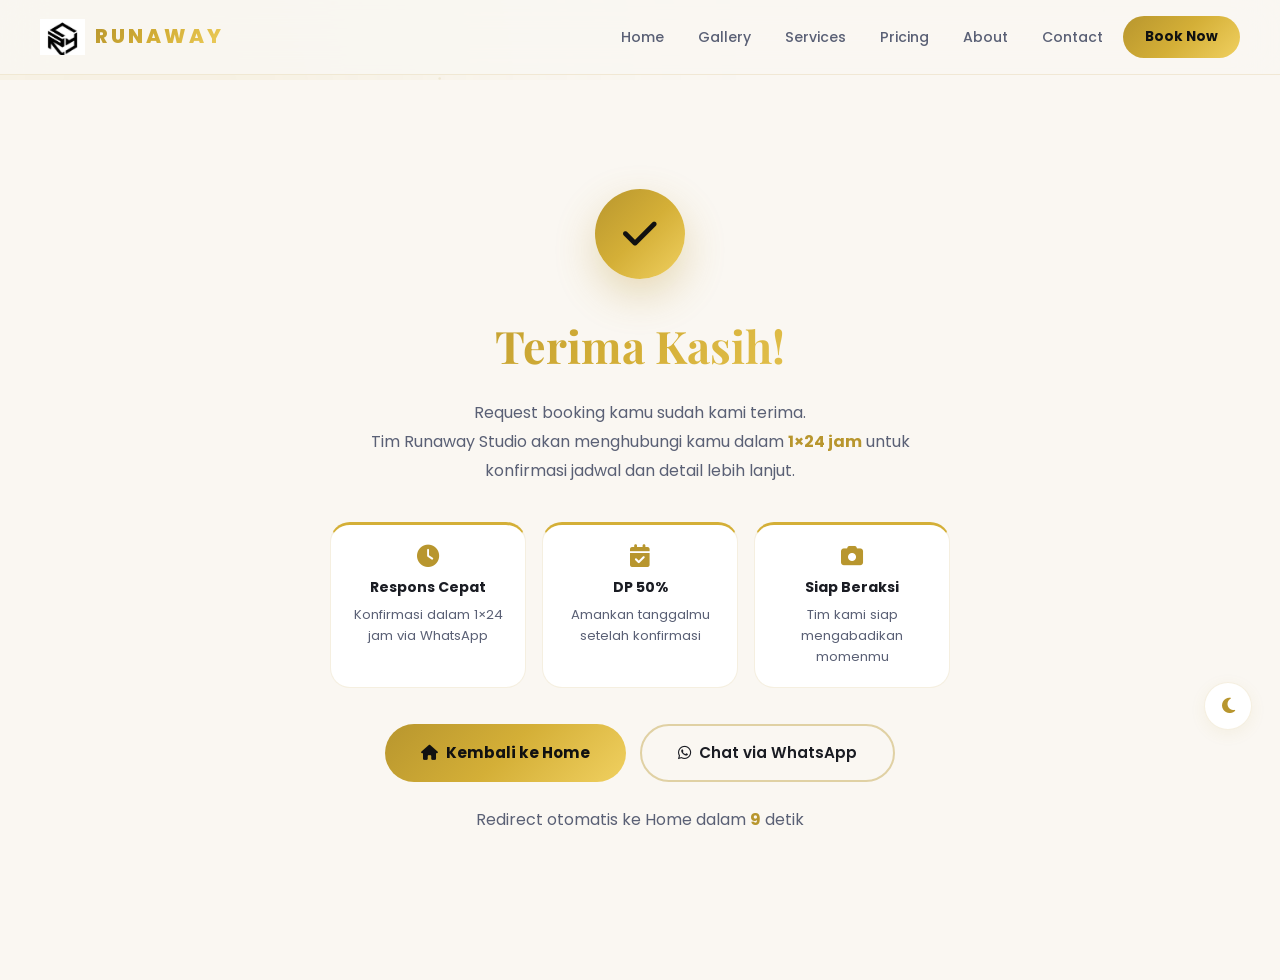
<file: thankyou.html>
<!DOCTYPE html>
<html lang="en">
<head>
<meta charset="UTF-8">
<meta name="viewport" content="width=device-width, initial-scale=1.0">
<title>Terima Kasih! | Runaway Studio</title>
<link rel="icon" href="images/logo.jpg">
<link href="https://fonts.googleapis.com/css2?family=Poppins:wght@300;400;500;600;700;800&family=Playfair+Display:ital,wght@0,700;1,700&display=swap" rel="stylesheet">
<link rel="stylesheet" href="https://cdnjs.cloudflare.com/ajax/libs/font-awesome/6.7.2/css/all.min.css">
<link rel="stylesheet" href="style.css">
<style>
  .thankyou-section {
    min-height: 100vh;
    display: flex;
    align-items: center;
    justify-content: center;
    text-align: center;
    background: var(--bg);
    padding: 40px 20px;
  }
  .thankyou-inner { max-width: 620px; }
  .checkmark {
    width: 90px; height: 90px;
    border-radius: 50%;
    background: var(--gradient);
    display: flex;
    align-items: center;
    justify-content: center;
    margin: 0 auto 28px;
    font-size: 2.4rem;
    color: #111;
    animation: popIn .6s cubic-bezier(.175,.885,.32,1.275);
    box-shadow: 0 16px 40px rgba(184,150,46,.3);
  }
  @keyframes popIn {
    0% { transform: scale(0); opacity: 0; }
    100% { transform: scale(1); opacity: 1; }
  }
  .thankyou-inner h1 {
    font-family: 'Playfair Display', serif;
    font-size: 2.8rem;
    background: var(--gradient);
    -webkit-background-clip: text;
    -webkit-text-fill-color: transparent;
    margin-bottom: 14px;
  }
  .thankyou-inner > p {
    color: var(--muted);
    font-size: 1rem;
    line-height: 1.8;
    margin-bottom: 36px;
  }
  .info-cards {
    display: grid;
    grid-template-columns: repeat(3, 1fr);
    gap: 16px;
    margin-bottom: 36px;
  }
  .info-card {
    background: var(--white);
    border: 1px solid var(--border);
    border-top: 3px solid var(--gold2);
    border-radius: var(--radius);
    padding: 20px 14px;
    text-align: center;
  }
  .info-card i {
    font-size: 1.4rem;
    color: var(--gold);
    margin-bottom: 8px;
    display: block;
  }
  .info-card p { font-size: .82rem; color: var(--muted); line-height: 1.6; }
  .info-card strong { color: var(--text); font-size: .88rem; display: block; margin-bottom: 4px; }
  .thankyou-links {
    display: flex;
    gap: 14px;
    justify-content: center;
    flex-wrap: wrap;
  }
  /* countdown */
  .countdown { font-size: .82rem; color: var(--light); margin-top: 24px; }
  .countdown span { color: var(--gold); font-weight: 700; }

  @media(max-width:600px) {
    .info-cards { grid-template-columns: 1fr; }
    .thankyou-inner h1 { font-size: 2rem; }
  }
</style>
</head>
<body>

<div class="background-blur blur1"></div>
<div class="background-blur blur2"></div>
<canvas id="particles"></canvas>

<!-- NAVBAR -->
<header>
<nav class="navbar">
  <a href="index.html" class="logo">
    <img src="images/logo.jpg" alt="Runaway Studio">
    <span>RUNAWAY</span>
  </a>
  <div class="nav-menu">
    <a href="index.html">Home</a>
    <a href="gallery.html">Gallery</a>
    <a href="services.html">Services</a>
    <a href="pricing.html">Pricing</a>
    <a href="about.html">About</a>
    <a href="contact.html">Contact</a>
    <a href="booking.html" class="btn-primary">Book Now</a>
  </div>
  <button id="menu-btn"><i class="fas fa-bars"></i></button>
</nav>
</header>

<section class="thankyou-section">
  <div class="thankyou-inner">

    <div class="checkmark">
      <i class="fas fa-check"></i>
    </div>

    <h1>Terima Kasih!</h1>

    <p>
      Request booking kamu sudah kami terima.<br>
      Tim Runaway Studio akan menghubungi kamu dalam <strong style="-webkit-text-fill-color:var(--gold);color:var(--gold);">1×24 jam</strong> untuk konfirmasi jadwal dan detail lebih lanjut.
    </p>

    <div class="info-cards">
      <div class="info-card">
        <i class="fas fa-clock"></i>
        <strong>Respons Cepat</strong>
        <p>Konfirmasi dalam 1×24 jam via WhatsApp</p>
      </div>
      <div class="info-card">
        <i class="fas fa-calendar-check"></i>
        <strong>DP 50%</strong>
        <p>Amankan tanggalmu setelah konfirmasi</p>
      </div>
      <div class="info-card">
        <i class="fas fa-camera"></i>
        <strong>Siap Beraksi</strong>
        <p>Tim kami siap mengabadikan momenmu</p>
      </div>
    </div>

    <div class="thankyou-links">
      <a href="index.html" class="btn-primary"><i class="fas fa-home"></i> Kembali ke Home</a>
      <a href="https://wa.me/6285774447910" target="_blank" class="btn-outline"><i class="fab fa-whatsapp"></i> Chat via WhatsApp</a>
    </div>

    <p class="countdown">Redirect otomatis ke Home dalam <span id="timer">10</span> detik</p>

  </div>
</section>

<button id="darkToggle" title="Toggle Dark Mode"><i class="fas fa-moon"></i></button>
<script src="script.js"></script>
<script>
  let t = 10;
  const timerEl = document.getElementById('timer');
  const interval = setInterval(() => {
    t--;
    if (timerEl) timerEl.textContent = t;
    if (t <= 0) {
      clearInterval(interval);
      window.location.href = 'index.html';
    }
  }, 1000);
</script>
</body>
</html>
</file>
<file: style.css>
/* ============================================================
   RUNAWAY STUDIO — Premium Light Mode CSS
   Version 3.0 — Full UI Upgrade
============================================================ */

@import url('https://fonts.googleapis.com/css2?family=Poppins:wght@300;400;500;600;700;800&family=Playfair+Display:ital,wght@0,600;0,700;0,800;1,700&display=swap');

/* ── RESET ─────────────────────── */
*, *::before, *::after { margin:0; padding:0; box-sizing:border-box; }
html { scroll-behavior:smooth; }

/* ── VARIABLES ─────────────────── */
:root {
  --gold:        #b8962e;
  --gold2:       #d4af37;
  --gold3:       #f0d060;
  --gradient:    linear-gradient(135deg, #b8962e, #d4af37, #f0d060);
  --gradient-r:  linear-gradient(135deg, #f0d060, #d4af37, #b8962e);
  --text:        #1a1c23;
  --muted:       #5a6075;
  --light:       #8a90a2;
  --bg:          #faf7f2;
  --bg2:         #f3ede2;
  --bg3:         #ede5d5;
  --white:       #ffffff;
  --card:        #ffffff;
  --border:      rgba(184,150,46,.15);
  --border2:     rgba(0,0,0,.07);
  --shadow-sm:   0 4px 16px rgba(184,150,46,.08);
  --shadow-md:   0 12px 36px rgba(184,150,46,.13);
  --shadow-lg:   0 24px 60px rgba(184,150,46,.18);
  --radius:      20px;
  --radius-lg:   30px;
  --radius-sm:   12px;
  --transition:  .38s cubic-bezier(.4,0,.2,1);
}

/* ── BASE ──────────────────────── */
body {
  font-family: 'Poppins', sans-serif;
  background: var(--bg);
  color: var(--text);
  overflow-x: hidden;
  line-height: 1.75;
  padding-top: 80px;
}

/* ── SCROLLBAR ─────────────────── */
::-webkit-scrollbar { width: 8px; }
::-webkit-scrollbar-track { background: var(--bg2); }
::-webkit-scrollbar-thumb { background: var(--gradient); border-radius: 20px; }

/* ── SELECTION ─────────────────── */
::selection { background: rgba(212,175,55,.25); }

/* ── CONTAINER ─────────────────── */
.container { width: 90%; max-width: 1280px; margin: auto; }

/* ── PROGRESS BAR ──────────────── */
#progress {
  position: fixed; top: 0; left: 0;
  height: 3px; width: 0;
  background: var(--gradient);
  z-index: 99999;
  box-shadow: 0 0 12px rgba(212,175,55,.6);
  transition: width .1s linear;
}

/* ── SCROLL TO TOP ─────────────── */
#topBtn {
  position: fixed; bottom: 110px; right: 28px;
  width: 48px; height: 48px;
  border: none; border-radius: 50%;
  background: var(--gradient);
  color: #111; font-size: 1.1rem;
  cursor: pointer;
  opacity: 0; visibility: hidden;
  transition: var(--transition);
  z-index: 999;
  box-shadow: var(--shadow-md);
}
#topBtn.show { opacity: 1; visibility: visible; }
#topBtn:hover { transform: translateY(-4px); box-shadow: var(--shadow-lg); }

/* ── WHATSAPP ──────────────────── */
.whatsapp {
  position: fixed; right: 28px; bottom: 28px;
  width: 58px; height: 58px;
  border-radius: 50%; background: #25D366;
  display: flex; justify-content: center; align-items: center;
  font-size: 1.6rem; color: white;
  text-decoration: none;
  box-shadow: 0 8px 28px rgba(37,211,102,.35);
  z-index: 9999; transition: var(--transition);
}
.whatsapp:hover { transform: scale(1.12) translateY(-4px); box-shadow: 0 16px 40px rgba(37,211,102,.45); }

/* ── PRELOADER ─────────────────── */
#preloader {
  position: fixed; inset: 0;
  background: var(--white);
  display: flex; flex-direction: column;
  justify-content: center; align-items: center;
  z-index: 999999; transition: opacity .6s;
}
.loader {
  width: 56px; height: 56px;
  border-radius: 50%;
  border: 4px solid rgba(184,150,46,.15);
  border-top: 4px solid var(--gold2);
  animation: spin .9s linear infinite;
}
@keyframes spin { to { transform: rotate(360deg); } }

/* ── PARTICLES ─────────────────── */
#particles { position: fixed; inset: 0; z-index: -3; opacity: .45; pointer-events: none; }

/* ── BACKGROUND BLURS ──────────── */
.background-blur {
  position: fixed; width: 600px; height: 600px;
  border-radius: 50%; filter: blur(160px);
  opacity: .1; z-index: -2; pointer-events: none;
}
.blur1 { background: var(--gold2); top: -200px; left: -150px; animation: float1 14s infinite ease-in-out; }
.blur2 { background: #a8c4e0; bottom: -200px; right: -150px; animation: float2 16s infinite ease-in-out; }
@keyframes float1 { 0%,100%{transform:translate(0,0)} 50%{transform:translate(80px,50px)} }
@keyframes float2 { 0%,100%{transform:translate(0,0)} 50%{transform:translate(-80px,-60px)} }

/* ════════════════════════════════
   NAVBAR
════════════════════════════════ */
.navbar {
  position: fixed; top: 0; left: 0; width: 100%; z-index: 9999;
  display: flex; justify-content: space-between; align-items: center;
  padding: 16px 40px;
  background: rgba(250,247,242,.85);
  backdrop-filter: blur(20px);
  -webkit-backdrop-filter: blur(20px);
  border-bottom: 1px solid var(--border);
  transition: var(--transition);
}
.navbar.scrolled {
  padding: 12px 40px;
  box-shadow: 0 4px 24px rgba(184,150,46,.1);
}

/* LOGO */
.logo {
  display: flex; align-items: center; gap: 10px;
  text-decoration: none; color: var(--text);
  font-size: 1.25rem; font-weight: 800;
  letter-spacing: 3px;
}
.logo img { height: 36px; width: auto; }
.logo span {
  background: var(--gradient);
  -webkit-background-clip: text;
  -webkit-text-fill-color: transparent;
}

/* NAV MENU */
.nav-menu { display: flex; gap: 6px; align-items: center; }
.nav-menu a {
  text-decoration: none; color: var(--muted);
  font-size: .88rem; font-weight: 500;
  padding: 8px 14px; border-radius: 50px;
  position: relative; transition: var(--transition);
}
.nav-menu a:hover, .nav-menu a.active {
  color: var(--gold);
  background: rgba(184,150,46,.08);
}
.nav-menu a.active { font-weight: 600; }

/* BOOK NOW BUTTON IN NAV */
.nav-menu a.btn-primary {
  background: var(--gradient);
  color: #111 !important;
  padding: 9px 22px;
  font-weight: 700;
  font-size: .85rem;
  -webkit-text-fill-color: #111 !important;
}
.nav-menu a.btn-primary:hover {
  transform: translateY(-2px);
  box-shadow: var(--shadow-md);
  background: var(--gradient);
}

/* MOBILE */
#menu-btn { display:none; font-size:1.5rem; cursor:pointer; color:var(--text); border:none; background:none; padding:6px; }
@media(max-width:768px) { .nav-menu { display:none; } #menu-btn { display:block; } }

/* ════════════════════════════════
   BUTTONS (GLOBAL)
════════════════════════════════ */
.btn-primary {
  display: inline-flex; align-items: center; gap: 8px;
  padding: 14px 36px;
  background: var(--gradient);
  border-radius: 50px; color: #111;
  font-weight: 700; font-size: .95rem;
  text-decoration: none; border: none; cursor: pointer;
  transition: var(--transition);
  position: relative; overflow: hidden;
}
.btn-primary::after {
  content: ''; position: absolute;
  top: -50%; left: -60%; width: 40%; height: 200%;
  background: rgba(255,255,255,.25);
  transform: skewX(-20deg);
  transition: left .5s ease;
}
.btn-primary:hover::after { left: 130%; }
.btn-primary:hover { transform: translateY(-3px); box-shadow: 0 12px 32px rgba(184,150,46,.35); }

.btn-outline {
  display: inline-flex; align-items: center; gap: 8px;
  padding: 14px 36px;
  border-radius: 50px;
  border: 2px solid rgba(184,150,46,.4);
  color: var(--text); font-weight: 600; font-size: .95rem;
  text-decoration: none; cursor: pointer;
  background: transparent;
  transition: var(--transition);
}
.btn-outline:hover {
  background: var(--gradient);
  color: #111; border-color: transparent;
  transform: translateY(-3px);
  box-shadow: var(--shadow-md);
}

/* ════════════════════════════════
   SECTION GLOBAL
════════════════════════════════ */
section { padding: 110px 0; position: relative; }

.section-tag {
  display: inline-block;
  color: var(--gold);
  font-size: .78rem;
  font-weight: 700;
  letter-spacing: 4px;
  text-transform: uppercase;
  padding: 6px 16px;
  background: rgba(184,150,46,.1);
  border-radius: 50px;
  margin-bottom: 16px;
}

.section-title { text-align: center; margin-bottom: 64px; }
.section-title p {
  color: var(--gold); letter-spacing: 4px;
  text-transform: uppercase; font-size: .78rem;
  font-weight: 700; margin-bottom: 14px;
}
.section-title h2 {
  font-family: 'Playfair Display', serif;
  font-size: 2.8rem; margin-bottom: 16px;
  background: var(--gradient);
  -webkit-background-clip: text;
  -webkit-text-fill-color: transparent;
  display: inline-block;
  line-height: 1.2;
}
.section-title .subtitle {
  color: var(--muted); font-size: 1rem;
  max-width: 560px; margin: 0 auto;
  -webkit-text-fill-color: var(--muted);
}
.section-title::after {
  content: '';
  display: block; width: 60px; height: 3px;
  margin: 20px auto 0;
  border-radius: 20px;
  background: var(--gradient);
}

/* ════════════════════════════════
   HERO
════════════════════════════════ */
.hero {
  position: relative; min-height: 100vh;
  display: flex; justify-content: center; align-items: center;
  text-align: center; overflow: hidden;
  padding-top: 0;
}
.hero-video {
  position: absolute; inset: 0;
  width: 100%; height: 100%;
  object-fit: cover; z-index: -2;
}
.overlay {
  position: absolute; inset: 0;
  background: linear-gradient(to bottom, rgba(0,0,0,.5) 0%, rgba(0,0,0,.35) 60%, rgba(0,0,0,.6) 100%);
  z-index: -1;
}
.hero-content { max-width: 860px; padding: 20px; z-index: 2; }
.hero-content > p:first-child {
  display: inline-block;
  color: var(--gold3); letter-spacing: 5px;
  font-size: .82rem; font-weight: 600;
  text-transform: uppercase; margin-bottom: 22px;
  padding: 8px 20px;
  background: rgba(255,255,255,.1);
  backdrop-filter: blur(8px);
  border: 1px solid rgba(255,255,255,.2);
  border-radius: 50px;
}
.hero h1 {
  font-family: 'Playfair Display', serif;
  font-size: 5.2rem; line-height: 1.08;
  color: #fff; margin-bottom: 22px;
  text-shadow: 0 2px 30px rgba(0,0,0,.3);
}
.hero h1 span {
  background: var(--gradient);
  -webkit-background-clip: text;
  -webkit-text-fill-color: transparent;
}
#typing {
  font-size: 1.15rem; color: rgba(255,255,255,.75);
  font-weight: 400; min-height: 1.8rem;
  margin-bottom: 6px;
}
.hero-desc {
  font-size: 1.05rem; color: rgba(255,255,255,.7);
  max-width: 620px; margin: 18px auto 40px;
  line-height: 1.8;
}
.hero-btn {
  display: flex; justify-content: center;
  gap: 16px; flex-wrap: wrap; margin-bottom: 50px;
}
.hero .btn-outline {
  border-color: rgba(255,255,255,.4);
  color: #fff;
}
.hero .btn-outline:hover { background: #fff; color: #111; }

/* SOCIALS */
.socials { display: flex; justify-content: center; gap: 14px; }
.socials a {
  width: 46px; height: 46px;
  display: flex; justify-content: center; align-items: center;
  border-radius: 50%;
  background: rgba(255,255,255,.1);
  backdrop-filter: blur(8px);
  border: 1px solid rgba(255,255,255,.2);
  color: #fff; font-size: 1.1rem;
  text-decoration: none;
  transition: var(--transition);
}
.socials a:hover {
  background: var(--gradient);
  color: #111; border-color: transparent;
  transform: translateY(-5px);
  box-shadow: 0 10px 28px rgba(184,150,46,.4);
}

/* SCROLL DOWN */
.scroll-down {
  position: absolute; bottom: 28px; left: 50%;
  transform: translateX(-50%);
  color: rgba(255,255,255,.6); font-size: 1.4rem;
  animation: bounce 2.2s infinite;
}
@keyframes bounce {
  0%,100% { transform: translate(-50%,0); }
  50%      { transform: translate(-50%,10px); }
}

/* ════════════════════════════════
   ABOUT SECTION (homepage)
════════════════════════════════ */
#about { background: var(--white); }
#about .container {
  display: grid; grid-template-columns: 1fr 1fr;
  gap: 80px; align-items: center;
}

.about-image { position: relative; }
.about-image img {
  width: 100%; border-radius: var(--radius-lg);
  display: block;
  box-shadow: var(--shadow-lg);
  transition: var(--transition);
}
.about-image:hover img { transform: scale(1.02); }
.about-image::before {
  content: '';
  position: absolute; inset: -14px;
  border: 2px solid var(--border);
  border-radius: calc(var(--radius-lg) + 8px);
  z-index: -1;
}
.about-image::after {
  content: '';
  position: absolute;
  width: 140px; height: 140px;
  background: var(--gradient);
  border-radius: 50%;
  bottom: -30px; right: -30px;
  z-index: -1; opacity: .12;
  filter: blur(30px);
}

/* CONTENT */
.about-content { }
.about-content h2 {
  font-family: 'Playfair Display', serif;
  font-size: 2.6rem; line-height: 1.2;
  margin: 14px 0 20px;
  color: var(--text);
}
.about-content h2 em {
  font-style: italic;
  background: var(--gradient);
  -webkit-background-clip: text;
  -webkit-text-fill-color: transparent;
}
.about-content > p {
  color: var(--muted); font-size: 1rem;
  line-height: 1.85; margin-bottom: 32px;
}

.about-grid {
  display: grid; grid-template-columns: repeat(3,1fr);
  gap: 16px;
}
.about-grid div {
  background: var(--bg);
  border: 1px solid var(--border);
  border-top: 3px solid var(--gold2);
  border-radius: var(--radius);
  padding: 24px 16px; text-align: center;
  transition: var(--transition);
}
.about-grid div:hover {
  transform: translateY(-6px);
  box-shadow: var(--shadow-md);
  background: var(--white);
}
.about-grid h3 {
  font-size: 1.9rem; font-weight: 800;
  background: var(--gradient);
  -webkit-background-clip: text;
  -webkit-text-fill-color: transparent;
}
.about-grid p { font-size: .82rem; color: var(--muted); margin-top: 4px; }

/* ════════════════════════════════
   SERVICES
════════════════════════════════ */
#services { background: var(--bg); }

.services-grid {
  display: grid;
  grid-template-columns: repeat(auto-fit, minmax(280px,1fr));
  gap: 28px;
}

.service-card {
  background: var(--white);
  border: 1px solid var(--border2);
  border-top: 3px solid transparent;
  border-radius: var(--radius);
  padding: 44px 32px;
  transition: var(--transition);
  cursor: pointer;
  position: relative;
  overflow: hidden;
}
.service-card::before {
  content: '';
  position: absolute;
  inset: 0;
  background: linear-gradient(135deg, rgba(184,150,46,.07), transparent);
  opacity: 0;
  transition: var(--transition);
}
.service-card:hover { transform: translateY(-10px); border-top-color: var(--gold2); box-shadow: var(--shadow-lg); }
.service-card:hover::before { opacity: 1; }

.service-card i {
  font-size: 1.5rem; color: var(--gold);
  width: 60px; height: 60px;
  display: flex; align-items: center; justify-content: center;
  border-radius: 16px;
  background: rgba(184,150,46,.1);
  margin-bottom: 24px;
  transition: var(--transition);
}
.service-card:hover i {
  background: var(--gradient);
  color: #111;
  transform: rotate(8deg) scale(1.05);
  box-shadow: 0 8px 24px rgba(184,150,46,.3);
}
.service-card h3 { font-size: 1.25rem; margin-bottom: 12px; color: var(--text); }
.service-card p { color: var(--muted); font-size: .9rem; line-height: 1.8; }

/* ════════════════════════════════
   PORTFOLIO
════════════════════════════════ */
#portfolio { background: var(--white); }

.portfolio-filter {
  display: flex; justify-content: center;
  flex-wrap: wrap; gap: 10px; margin-bottom: 50px;
}
.portfolio-filter button {
  padding: 10px 24px;
  border: 1.5px solid var(--border2);
  border-radius: 50px;
  background: transparent; color: var(--muted);
  font-size: .85rem; font-weight: 500;
  cursor: pointer; transition: var(--transition);
  font-family: 'Poppins', sans-serif;
}
.portfolio-filter button:hover, .portfolio-filter button.active {
  background: var(--gradient);
  color: #111; border-color: transparent;
  box-shadow: 0 6px 20px rgba(184,150,46,.25);
  transform: translateY(-2px);
}

.portfolio-grid {
  display: grid;
  grid-template-columns: repeat(auto-fit, minmax(310px,1fr));
  gap: 24px;
}
.portfolio-item {
  position: relative; overflow: hidden;
  border-radius: var(--radius);
  cursor: pointer;
  box-shadow: var(--shadow-sm);
}
.portfolio-item img {
  width: 100%; height: 380px;
  object-fit: cover; display: block;
  transition: transform .7s cubic-bezier(.4,0,.2,1);
}
.portfolio-item:hover img { transform: scale(1.1); }
.portfolio-overlay {
  position: absolute; inset: 0;
  background: linear-gradient(to top, rgba(0,0,0,.88) 0%, rgba(0,0,0,.2) 60%, transparent 100%);
  display: flex; flex-direction: column;
  justify-content: flex-end; padding: 32px;
  opacity: 0; transition: var(--transition);
}
.portfolio-item:hover .portfolio-overlay { opacity: 1; }
.portfolio-overlay h3 {
  color: var(--gold3); font-size: 1.4rem;
  transform: translateY(12px);
  transition: transform .38s ease;
}
.portfolio-overlay p {
  color: rgba(255,255,255,.75); font-size: .88rem;
  transform: translateY(12px);
  transition: transform .38s ease .06s;
}
.portfolio-item:hover .portfolio-overlay h3,
.portfolio-item:hover .portfolio-overlay p { transform: translateY(0); }

/* ════════════════════════════════
   TESTIMONIAL
════════════════════════════════ */
#testimonial { background: var(--bg); }

.testimonial-wrapper {
  display: grid;
  grid-template-columns: repeat(auto-fit, minmax(340px,1fr));
  gap: 28px;
}
.testimonial-card {
  background: var(--white);
  border: 1px solid var(--border);
  border-left: 4px solid var(--gold2);
  border-radius: 0 var(--radius) var(--radius) 0;
  padding: 36px;
  transition: var(--transition);
  position: relative;
}
.testimonial-card::before {
  content: '"';
  position: absolute; top: 16px; right: 24px;
  font-size: 6rem; line-height: 1;
  font-family: 'Playfair Display', serif;
  color: rgba(184,150,46,.08);
  pointer-events: none;
}
.testimonial-card:hover {
  transform: translateY(-8px);
  box-shadow: var(--shadow-lg);
  border-left-color: var(--gold3);
}
.testimonial-card .stars {
  color: var(--gold2); font-size: .9rem; margin-bottom: 16px;
  letter-spacing: 2px;
}
.testimonial-card p { color: var(--muted); font-size: .95rem; margin-bottom: 20px; line-height: 1.8; }
.testimonial-card h3 { font-size: 1rem; font-weight: 700; color: var(--text); margin-bottom: 2px; }
.testimonial-card span { color: var(--gold); font-size: .82rem; font-weight: 500; }

/* ════════════════════════════════
   FAQ
════════════════════════════════ */
#faq { background: var(--white); }

.faq-list { max-width: 780px; margin: 0 auto; display: flex; flex-direction: column; gap: 14px; }

.faq-item {
  background: var(--bg);
  border: 1px solid var(--border2);
  border-left: 4px solid rgba(184,150,46,.3);
  border-radius: 0 var(--radius-sm) var(--radius-sm) 0;
  overflow: hidden;
  transition: var(--transition);
}
.faq-item:hover { border-left-color: var(--gold2); box-shadow: var(--shadow-sm); }
.faq-item.open { border-left-color: var(--gold2); background: var(--white); box-shadow: var(--shadow-md); }

.faq-question {
  display: flex; justify-content: space-between; align-items: center;
  padding: 20px 24px; cursor: pointer; gap: 16px;
  user-select: none;
}
.faq-question span { font-weight: 600; font-size: .95rem; color: var(--text); }
.faq-question i {
  color: var(--gold); font-size: .85rem;
  width: 32px; height: 32px;
  display: flex; align-items: center; justify-content: center;
  border-radius: 50%; background: rgba(184,150,46,.1);
  flex-shrink: 0; transition: transform .35s ease;
}
.faq-item.open .faq-question i { transform: rotate(45deg); background: var(--gradient); color: #111; }
.faq-answer { max-height: 0; overflow: hidden; transition: max-height .42s ease; }
.faq-answer p {
  padding: 0 24px 20px;
  color: var(--muted); line-height: 1.8; font-size: .93rem; margin: 0;
}

/* ════════════════════════════════
   CTA STRIP
════════════════════════════════ */
.cta {
  margin-top: 80px;
  border-radius: var(--radius-lg);
  background: linear-gradient(135deg, rgba(184,150,46,.15) 0%, rgba(184,150,46,.04) 100%);
  border: 1px solid var(--border);
  box-shadow: var(--shadow-md);
  padding: 70px 50px;
  text-align: center;
  position: relative; overflow: hidden;
}
.cta::before {
  content: '';
  position: absolute; width: 300px; height: 300px;
  background: radial-gradient(circle, rgba(212,175,55,.15), transparent);
  top: -100px; right: -100px;
  border-radius: 50%;
}
.cta h2 {
  font-family: 'Playfair Display', serif;
  font-size: 2.6rem; margin-bottom: 16px;
  background: var(--gradient);
  -webkit-background-clip: text;
  -webkit-text-fill-color: transparent;
}
.cta p { color: var(--muted); max-width: 560px; margin: 0 auto 36px; }

/* ════════════════════════════════
   CTA SECTION (bottom)
════════════════════════════════ */
.cta-section { padding: 100px 0; background: var(--bg); }
.cta-box {
  background: linear-gradient(135deg, var(--bg2), var(--white));
  border: 1px solid var(--border);
  border-radius: var(--radius-lg);
  padding: 80px 60px;
  text-align: center;
  position: relative; overflow: hidden;
  box-shadow: var(--shadow-lg);
}
.cta-box::before {
  content: '';
  position: absolute; width: 400px; height: 400px;
  background: radial-gradient(circle, rgba(184,150,46,.12), transparent);
  top: -150px; right: -100px; border-radius: 50%;
}
.cta-box::after {
  content: '';
  position: absolute; width: 300px; height: 300px;
  background: radial-gradient(circle, rgba(184,150,46,.08), transparent);
  bottom: -120px; left: -80px; border-radius: 50%;
}
.cta-box h2 {
  font-family: 'Playfair Display', serif;
  font-size: 2.8rem; margin-bottom: 16px;
  background: var(--gradient);
  -webkit-background-clip: text;
  -webkit-text-fill-color: transparent;
  position: relative; z-index: 2;
}
.cta-box p {
  max-width: 700px; margin: 0 auto; color: var(--muted);
  line-height: 1.8; position: relative; z-index: 2;
}
.cta-buttons {
  margin-top: 42px;
  display: flex; justify-content: center;
  gap: 16px; flex-wrap: wrap;
  position: relative; z-index: 2;
}
.cta-buttons .btn-primary, .cta-buttons .btn-outline { min-width: 200px; justify-content: center; }

/* ════════════════════════════════
   CONTACT
════════════════════════════════ */
#contact { background: var(--bg2); padding: 110px 8%; }
.contact-grid {
  display: grid; grid-template-columns: 1fr 1.3fr;
  gap: 60px; align-items: start;
}
.contact-info h3 {
  font-family: 'Playfair Display', serif;
  font-size: 2rem; color: var(--text); margin-bottom: 12px;
}
.contact-info > p:first-of-type { color: var(--muted); margin-bottom: 36px; }
.contact-item {
  display: flex; align-items: center; gap: 16px; margin: 16px 0;
}
.contact-item i {
  width: 46px; height: 46px;
  display: flex; justify-content: center; align-items: center;
  border-radius: 50%;
  background: rgba(184,150,46,.12);
  color: var(--gold); font-size: 1rem;
  flex-shrink: 0;
}
.contact-item p { color: var(--muted); font-size: .92rem; }

.contact-form { display: flex; flex-direction: column; gap: 16px; }
.contact-form input, .contact-form textarea {
  width: 100%; padding: 15px 18px;
  background: var(--white);
  border: 1.5px solid var(--border2);
  border-radius: var(--radius-sm);
  color: var(--text); font-size: .92rem;
  font-family: 'Poppins', sans-serif;
  outline: none; transition: var(--transition);
}
.contact-form input::placeholder, .contact-form textarea::placeholder { color: var(--light); }
.contact-form input:focus, .contact-form textarea:focus {
  border-color: var(--gold);
  box-shadow: 0 0 0 3px rgba(184,150,46,.1);
}
.contact-form textarea { min-height: 150px; resize: none; }
.contact-form button { border: none; cursor: pointer; width: 100%; justify-content: center; }

/* ════════════════════════════════
   GALLERY PAGE
════════════════════════════════ */
.gallery-hero {
  padding-top: 160px; padding-bottom: 100px;
  text-align: center;
  background: linear-gradient(rgba(0,0,0,.52), rgba(0,0,0,.62)),
              url('gallery-bg.jpg') center/cover fixed;
  color: #fff;
}
.gallery-hero h1 {
  font-family: 'Playfair Display', serif;
  font-size: 3.8rem; color: #fff; margin-bottom: 16px;
}
.gallery-hero p { color: rgba(255,255,255,.75); max-width: 600px; margin: 0 auto; }

.portfolio-section { padding: 100px 8%; background: var(--white); }

/* MASONRY */
.portfolio-grid.masonry {
  column-count: 3; column-gap: 22px;
  display: block;
}
.portfolio-grid.masonry .portfolio-item {
  break-inside: avoid; margin-bottom: 22px;
  height: auto;
}
.portfolio-grid.masonry .portfolio-item img { height: auto; }

/* ════════════════════════════════
   ABOUT PAGE
════════════════════════════════ */
.about-hero {
  padding: 160px 8% 80px;
  text-align: center;
  background: var(--bg2);
}
.about-hero h1 {
  font-family: 'Playfair Display', serif;
  font-size: 3.6rem; color: var(--text); margin-bottom: 14px;
}
.about-hero h1 span {
  background: var(--gradient);
  -webkit-background-clip: text;
  -webkit-text-fill-color: transparent;
}
.about-hero p { color: var(--muted); max-width: 620px; margin: 0 auto; }

.about-page { padding: 80px 8% 110px; background: var(--white); }
.about-wrapper {
  display: grid; grid-template-columns: 1fr 1fr;
  gap: 70px; align-items: center;
}
.about-content h2 {
  font-family: 'Playfair Display', serif;
  font-size: 2.4rem; color: var(--text);
  margin-bottom: 18px; line-height: 1.25;
}
.about-content p { color: var(--muted); margin-bottom: 18px; line-height: 1.85; }

.vision-mission {
  display: grid; grid-template-columns: 1fr 1fr;
  gap: 28px; margin-top: 80px;
}
.vm-card {
  background: var(--bg);
  border: 1px solid var(--border);
  border-top: 3px solid var(--gold2);
  border-radius: var(--radius);
  padding: 40px;
  transition: var(--transition);
}
.vm-card:hover { transform: translateY(-6px); box-shadow: var(--shadow-md); background: var(--white); }
.vm-card i { font-size: 1.8rem; color: var(--gold); margin-bottom: 16px; display: block; }
.vm-card h3 { font-size: 1.3rem; color: var(--text); margin-bottom: 12px; }
.vm-card p { color: var(--muted); line-height: 1.8; }

/* ════════════════════════════════
   SERVICES PAGE
════════════════════════════════ */
.services-hero {
  padding: 160px 20px 100px;
  text-align: center; background: var(--bg2);
}
.services-hero h1 {
  font-family: 'Playfair Display', serif;
  font-size: 3.6rem; color: var(--text); margin-bottom: 14px;
}
.services { padding: 100px 8%; background: var(--white); }
.service-grid {
  display: grid;
  grid-template-columns: repeat(auto-fit, minmax(300px,1fr));
  gap: 28px;
}

/* ════════════════════════════════
   PRICING PAGE
════════════════════════════════ */
.pricing { padding: 140px 8%; background: var(--bg); }
.pricing-grid {
  display: grid;
  grid-template-columns: repeat(auto-fit, minmax(300px,1fr));
  gap: 28px; margin-top: 50px;
  align-items: start;
}
.price-card {
  background: var(--white);
  border: 1px solid var(--border2);
  border-radius: var(--radius-lg);
  padding: 44px;
  text-align: center;
  transition: var(--transition);
  position: relative;
  overflow: hidden;
}
.price-card::before {
  content: '';
  position: absolute; top: 0; left: 0; right: 0;
  height: 4px;
  background: var(--gradient);
  opacity: 0; transition: var(--transition);
}
.price-card:hover { transform: translateY(-10px); box-shadow: var(--shadow-lg); }
.price-card:hover::before { opacity: 1; }
.price-card.popular {
  border: 2px solid var(--gold2);
  transform: scale(1.04);
}
.price-card.popular::before { opacity: 1; }
.popular-badge {
  display: inline-block;
  background: var(--gradient);
  color: #111; font-size: .75rem; font-weight: 700;
  letter-spacing: 1px; text-transform: uppercase;
  padding: 5px 16px; border-radius: 50px;
  margin-bottom: 16px;
}
.price-card h3 { font-size: 1.3rem; color: var(--text); margin-bottom: 6px; }
.price-card h2 {
  font-size: 2.4rem; font-weight: 800; margin: 20px 0;
  background: var(--gradient);
  -webkit-background-clip: text;
  -webkit-text-fill-color: transparent;
}
.price-card ul { list-style: none; margin: 28px 0; padding: 0; }
.price-card li { padding: 10px 0; color: var(--muted); font-size: .9rem; border-bottom: 1px solid var(--border2); }
.price-card li:last-child { border: none; }
.price-card li i { color: var(--gold); margin-right: 10px; }
.price-card .btn-primary, .price-card .btn-outline { width: 100%; justify-content: center; }

/* ════════════════════════════════
   BOOKING PAGE
════════════════════════════════ */
.booking-hero {
  padding: 160px 8% 80px;
  text-align: center; background: var(--bg2);
}
.booking-hero h1 {
  font-family: 'Playfair Display', serif;
  font-size: 3.4rem; color: var(--text); margin-bottom: 12px;
}
.booking-hero p { color: var(--muted); max-width: 560px; margin: 0 auto; }

.booking-section { padding: 80px 8% 120px; background: var(--white); }
.booking-wrapper {
  display: grid; grid-template-columns: 1fr 1.2fr;
  gap: 60px; max-width: 1100px; margin: 0 auto; align-items: start;
}
.booking-info h3 {
  font-family: 'Playfair Display', serif;
  font-size: 1.8rem; color: var(--text); margin-bottom: 14px;
}
.booking-info > p { color: var(--muted); margin-bottom: 28px; line-height: 1.8; }
.booking-pkg { display: flex; flex-direction: column; gap: 10px; }
.booking-pkg-item {
  display: flex; align-items: center; gap: 14px;
  padding: 14px 18px;
  background: var(--bg);
  border: 1px solid var(--border);
  border-radius: var(--radius-sm);
  transition: var(--transition);
}
.booking-pkg-item:hover { border-color: var(--gold); background: var(--white); transform: translateX(4px); }
.booking-pkg-item i { color: var(--gold); width: 20px; }
.booking-pkg-item span { font-weight: 500; color: var(--text); font-size: .92rem; }

.booking-form {
  background: var(--white);
  border: 1px solid var(--border);
  border-radius: var(--radius-lg);
  padding: 48px;
  box-shadow: var(--shadow-lg);
}
.booking-form h3 {
  font-family: 'Playfair Display', serif;
  font-size: 1.6rem; color: var(--text); margin-bottom: 28px;
}
.booking-form input,
.booking-form select,
.booking-form textarea {
  width: 100%; padding: 14px 16px; margin-bottom: 14px;
  background: var(--bg);
  border: 1.5px solid var(--border2);
  border-radius: var(--radius-sm);
  color: var(--text); font-size: .92rem;
  font-family: 'Poppins', sans-serif;
  outline: none; transition: var(--transition);
}
.booking-form input:focus, .booking-form select:focus, .booking-form textarea:focus {
  border-color: var(--gold);
  box-shadow: 0 0 0 3px rgba(184,150,46,.1);
  background: var(--white);
}
.booking-form textarea { min-height: 110px; resize: none; margin-bottom: 0; }
.booking-form button { width: 100%; margin-top: 18px; border: none; cursor: pointer; justify-content: center; }

/* ════════════════════════════════
   FOOTER
════════════════════════════════ */
footer {
  background: var(--bg3);
  border-top: 1px solid var(--border);
  padding: 64px 0 36px;
  text-align: center;
}
.footer-inner { max-width: 500px; margin: 0 auto; }
footer h2 {
  font-family: 'Playfair Display', serif;
  font-size: 1.8rem;
  background: var(--gradient);
  -webkit-background-clip: text;
  -webkit-text-fill-color: transparent;
  margin-bottom: 8px;
}
footer > div > p { color: var(--muted); font-size: .9rem; }
.footer-social {
  display: flex; justify-content: center;
  gap: 14px; margin: 28px 0;
}
.footer-social a {
  width: 44px; height: 44px;
  display: flex; justify-content: center; align-items: center;
  border-radius: 50%;
  background: var(--white);
  border: 1px solid var(--border2);
  color: var(--muted); font-size: 1rem;
  text-decoration: none; transition: var(--transition);
}
.footer-social a:hover {
  background: var(--gradient);
  color: #111; border-color: transparent;
  transform: translateY(-4px);
  box-shadow: 0 8px 20px rgba(184,150,46,.3);
}
.copyright { margin-top: 20px; font-size: .82rem; color: var(--light); }

/* ════════════════════════════════
   LIGHTBOX
════════════════════════════════ */
#lightbox {
  position: fixed; inset: 0;
  background: rgba(10,10,14,.95);
  display: none; justify-content: center; align-items: center;
  z-index: 99999;
}
#lightbox.active { display: flex; animation: fadeIn .3s ease; }
#lightbox img {
  max-width: 90%; max-height: 88vh;
  border-radius: var(--radius);
  box-shadow: 0 40px 80px rgba(0,0,0,.6);
}
#closeLightbox {
  position: absolute; top: 24px; right: 32px;
  font-size: 2.4rem; color: rgba(255,255,255,.7);
  cursor: pointer; transition: var(--transition);
  line-height: 1;
}
#closeLightbox:hover { color: #fff; transform: rotate(90deg); }

/* ════════════════════════════════
   ANIMATIONS
════════════════════════════════ */
@keyframes fadeIn {
  from { opacity: 0; transform: scale(.96); }
  to   { opacity: 1; transform: scale(1); }
}
@keyframes slideUp {
  from { opacity: 0; transform: translateY(24px); }
  to   { opacity: 1; transform: translateY(0); }
}

/* ════════════════════════════════
   RESPONSIVE
════════════════════════════════ */
@media(max-width: 1024px) {
  .hero h1 { font-size: 3.8rem; }
  #about .container, .about-wrapper, .booking-wrapper { grid-template-columns: 1fr; }
  .vision-mission { grid-template-columns: 1fr; }
  .contact-grid { grid-template-columns: 1fr; }
  .about-grid { grid-template-columns: repeat(3,1fr); }
  .portfolio-grid.masonry { column-count: 2; }
}

@media(max-width: 768px) {
  .navbar { padding: 14px 22px; }
  .hero h1 { font-size: 2.6rem; }
  .hero-desc { font-size: .92rem; }
  .section-title h2 { font-size: 2rem; }
  .about-hero h1, .services-hero h1, .gallery-hero h1, .booking-hero h1 { font-size: 2.4rem; }
  .cta-box { padding: 50px 28px; }
  .cta-box h2 { font-size: 2rem; }
  .portfolio-grid.masonry { column-count: 1; }
  .portfolio-item img { height: 280px; }
  .about-grid { grid-template-columns: repeat(3,1fr); gap: 10px; }
  .booking-form { padding: 30px 22px; }
  .price-card.popular { transform: scale(1); }
}

@media(max-width: 480px) {
  .hero h1 { font-size: 2rem; }
  .hero-btn { flex-direction: column; align-items: center; }
  .about-grid { grid-template-columns: 1fr; }
  .cta-buttons { flex-direction: column; align-items: center; }
}

/* ════════════════════════════════
   DARK MODE
════════════════════════════════ */
body.dark-mode {
  --bg:     #0d0f16;
  --bg2:    #111420;
  --bg3:    #0a0c12;
  --white:  #141720;
  --card:   #181c28;
  --text:   #e8eaf0;
  --muted:  #8a90a6;
  --light:  #5a6075;
  --border: rgba(212,175,55,.15);
  --border2:rgba(255,255,255,.07);
  --shadow-sm: 0 4px 16px rgba(0,0,0,.3);
  --shadow-md: 0 12px 36px rgba(0,0,0,.4);
  --shadow-lg: 0 24px 60px rgba(0,0,0,.5);
}

body.dark-mode .navbar {
  background: rgba(13,15,22,.85);
  border-bottom-color: rgba(212,175,55,.1);
}

body.dark-mode .service-card,
body.dark-mode .testimonial-card,
body.dark-mode .price-card,
body.dark-mode .booking-form,
body.dark-mode .vm-card,
body.dark-mode .faq-item {
  background: var(--card);
}

body.dark-mode .faq-item { background: var(--card); }
body.dark-mode .faq-item.open { background: #1e2333; }

body.dark-mode .contact-form input,
body.dark-mode .contact-form textarea,
body.dark-mode .booking-form input,
body.dark-mode .booking-form select,
body.dark-mode .booking-form textarea {
  background: rgba(255,255,255,.05);
  color: var(--text);
  border-color: var(--border2);
}

body.dark-mode .contact-form input::placeholder,
body.dark-mode .contact-form textarea::placeholder { color: var(--light); }

body.dark-mode .portfolio-filter button {
  background: rgba(255,255,255,.04);
  color: var(--muted);
  border-color: var(--border2);
}

body.dark-mode footer {
  background: #08090e;
  border-top-color: rgba(255,255,255,.06);
}

body.dark-mode .footer-social a {
  background: rgba(255,255,255,.05);
  color: var(--muted);
  border-color: var(--border2);
}

body.dark-mode .cta {
  background: linear-gradient(135deg, rgba(184,150,46,.12), rgba(255,255,255,.02));
  border-color: rgba(212,175,55,.2);
}

body.dark-mode .cta-box {
  background: linear-gradient(135deg, #141720, #1a1e2c);
}

body.dark-mode .about-grid div,
body.dark-mode .booking-pkg-item { background: var(--card); }

body.dark-mode .background-blur { opacity: .12; }

/* ── DARK MODE TOGGLE BUTTON ────── */
#darkToggle {
  position: fixed;
  bottom: 170px;
  right: 28px;
  width: 48px; height: 48px;
  border-radius: 50%;
  border: 1.5px solid var(--border);
  background: var(--white);
  color: var(--gold);
  font-size: 1.1rem;
  cursor: pointer;
  z-index: 999;
  display: flex;
  align-items: center;
  justify-content: center;
  box-shadow: var(--shadow-sm);
  transition: var(--transition);
}
#darkToggle:hover {
  transform: translateY(-4px) rotate(20deg);
  box-shadow: var(--shadow-md);
  background: var(--gradient);
  color: #111;
  border-color: transparent;
}

/* ── PAGE TRANSITION DARK ───────── */
body.dark-mode #page-transition {
  background: linear-gradient(135deg, #0d0f16, #1a1e2c);
}

/* ════════════════════════════════
   RESPONSIVE — MOBILE FIRST FIX
════════════════════════════════ */

/* ── TABLET (max 1024px) ────────── */
@media(max-width:1024px){

  /* NAVBAR */
  .navbar{ padding:14px 24px; }

  /* HERO */
  .hero h1{ font-size:3.2rem; }
  .hero-desc{ font-size:.95rem; }

  /* ABOUT */
  #about .container{
    grid-template-columns:1fr;
    gap:50px;
  }
  .about-content{ text-align:center; }
  .about-grid{ grid-template-columns:repeat(3,1fr); }

  /* CONTACT */
  .contact-grid{ grid-template-columns:1fr; gap:40px; }

  /* BOOKING */
  .booking-wrapper{ grid-template-columns:1fr; gap:40px; }

  /* ABOUT PAGE */
  .about-wrapper{ grid-template-columns:1fr; gap:40px; }
  .vision-mission{ grid-template-columns:1fr; }

  /* PORTFOLIO MASONRY */
  .portfolio-grid.masonry{ column-count:2; }

}

/* ── MOBILE (max 768px) ─────────── */
@media(max-width:768px){

  body{ padding-top:70px; }

  /* NAVBAR */
  .navbar{ padding:12px 18px; }
  .logo{ font-size:1.1rem; }
  .logo img{ height:30px; }

  /* HERO */
  .hero{ min-height:100svh; }
  .hero h1{ font-size:2.2rem; line-height:1.15; }
  .hero-content > p:first-child{
    font-size:.72rem;
    letter-spacing:3px;
    padding:6px 14px;
  }
  .hero-desc{ font-size:.88rem; margin:14px auto 28px; }
  .hero-btn{
    flex-direction:column;
    align-items:center;
    gap:12px;
  }
  .hero-btn .btn-primary,
  .hero-btn .btn-outline{
    width:100%;
    max-width:280px;
    justify-content:center;
    padding:13px 28px;
  }
  .socials{ gap:10px; }
  .socials a{ width:40px; height:40px; font-size:1rem; }

  /* SECTION */
  section{ padding:80px 0; }
  .section-title{ margin-bottom:44px; }
  .section-title h2{ font-size:1.8rem; }
  .section-title p{ font-size:.75rem; }

  /* ABOUT */
  #about .container{ gap:36px; }
  .about-content h2{ font-size:1.9rem; }
  .about-grid{
    grid-template-columns:repeat(3,1fr);
    gap:10px;
  }
  .about-grid div{ padding:18px 10px; }
  .about-grid h3{ font-size:1.5rem; }
  .about-grid p{ font-size:.75rem; }

  /* SERVICES */
  .services-grid{ grid-template-columns:1fr; gap:18px; }
  .service-card{ padding:32px 24px; }
  .service-card i{ width:52px; height:52px; font-size:1.3rem; }

  /* PORTFOLIO */
  .portfolio-filter{ gap:8px; }
  .portfolio-filter button{
    padding:8px 16px;
    font-size:.78rem;
  }
  .portfolio-grid{
    grid-template-columns:1fr;
    gap:16px;
  }
  .portfolio-grid.masonry{
    column-count:1;
  }
  .portfolio-item img{ height:260px; }

  /* TESTIMONIAL */
  .testimonial-wrapper{ grid-template-columns:1fr; gap:16px; }
  .testimonial-card{ padding:28px 22px; }
  .testimonial-card::before{ font-size:4rem; }

  /* FAQ */
  .faq-question{ padding:16px 18px; }
  .faq-question span{ font-size:.88rem; }
  .faq-answer p{ padding:0 18px 16px; font-size:.88rem; }

  /* CTA */
  .cta{ padding:44px 24px; margin-top:50px; }
  .cta h2{ font-size:1.8rem; }
  .cta-box{ padding:40px 24px; }
  .cta-box h2{ font-size:1.8rem; }
  .cta-buttons{
    flex-direction:column;
    align-items:center;
  }
  .cta-buttons .btn-primary,
  .cta-buttons .btn-outline{
    width:100%;
    max-width:300px;
    justify-content:center;
  }

  /* CONTACT */
  #contact{ padding:80px 5%; }
  .contact-form input,
  .contact-form textarea{ padding:13px 14px; }

  /* BOOKING */
  .booking-hero h1{ font-size:2.2rem; }
  .booking-section{ padding:60px 5% 80px; }
  .booking-form{ padding:28px 20px; }
  .booking-pkg-item{ padding:12px 14px; }

  /* ABOUT PAGE */
  .about-hero{ padding:120px 5% 60px; }
  .about-hero h1{ font-size:2.2rem; }
  .about-page{ padding:60px 5% 80px; }
  .about-content h2{ font-size:1.9rem; }
  .vm-card{ padding:28px 22px; }

  /* GALLERY */
  .gallery-hero{ padding-top:120px; padding-bottom:70px; }
  .gallery-hero h1{ font-size:2.2rem; }
  .portfolio-section{ padding:70px 5%; }

  /* SERVICES PAGE */
  .services-hero{ padding:120px 5% 70px; }
  .services-hero h1{ font-size:2.2rem; }
  .services{ padding:70px 5%; }
  .service-grid{ grid-template-columns:1fr; gap:16px; }

  /* PRICING */
  .pricing{ padding:100px 5% 80px; }
  .pricing-grid{ grid-template-columns:1fr; gap:18px; }
  .price-card{ padding:34px 24px; }
  .price-card.popular{ transform:scale(1); }

  /* FOOTER */
  footer{ padding:50px 0 28px; }
  footer h2{ font-size:1.5rem; }
  .footer-social{ gap:10px; }
  .footer-social a{ width:38px; height:38px; font-size:.9rem; }

  /* FIXED BUTTONS */
  #darkToggle{ right:18px; bottom:160px; width:42px; height:42px; }
  #topBtn{ right:18px; bottom:100px; width:42px; height:42px; }
  .whatsapp{ right:18px; bottom:28px; width:50px; height:50px; font-size:1.4rem; }

  /* 404 & THANKYOU */
  .notfound-number{ font-size:7rem; }
  .notfound-inner h2{ font-size:1.6rem; }
  .notfound-links{ flex-direction:column; align-items:center; }
  .info-cards{ grid-template-columns:1fr; }
  .thankyou-inner h1{ font-size:2rem; }
  .thankyou-links{ flex-direction:column; align-items:center; }

}

/* ── SMALL MOBILE (max 420px) ───── */
@media(max-width:420px){

  .hero h1{ font-size:1.9rem; }
  .section-title h2{ font-size:1.6rem; }
  .about-grid{ grid-template-columns:1fr; }
  .logo span{ font-size:1rem; letter-spacing:2px; }
  .pricing-grid{ gap:14px; }
  .price-card{ padding:28px 18px; }

}
</file>
